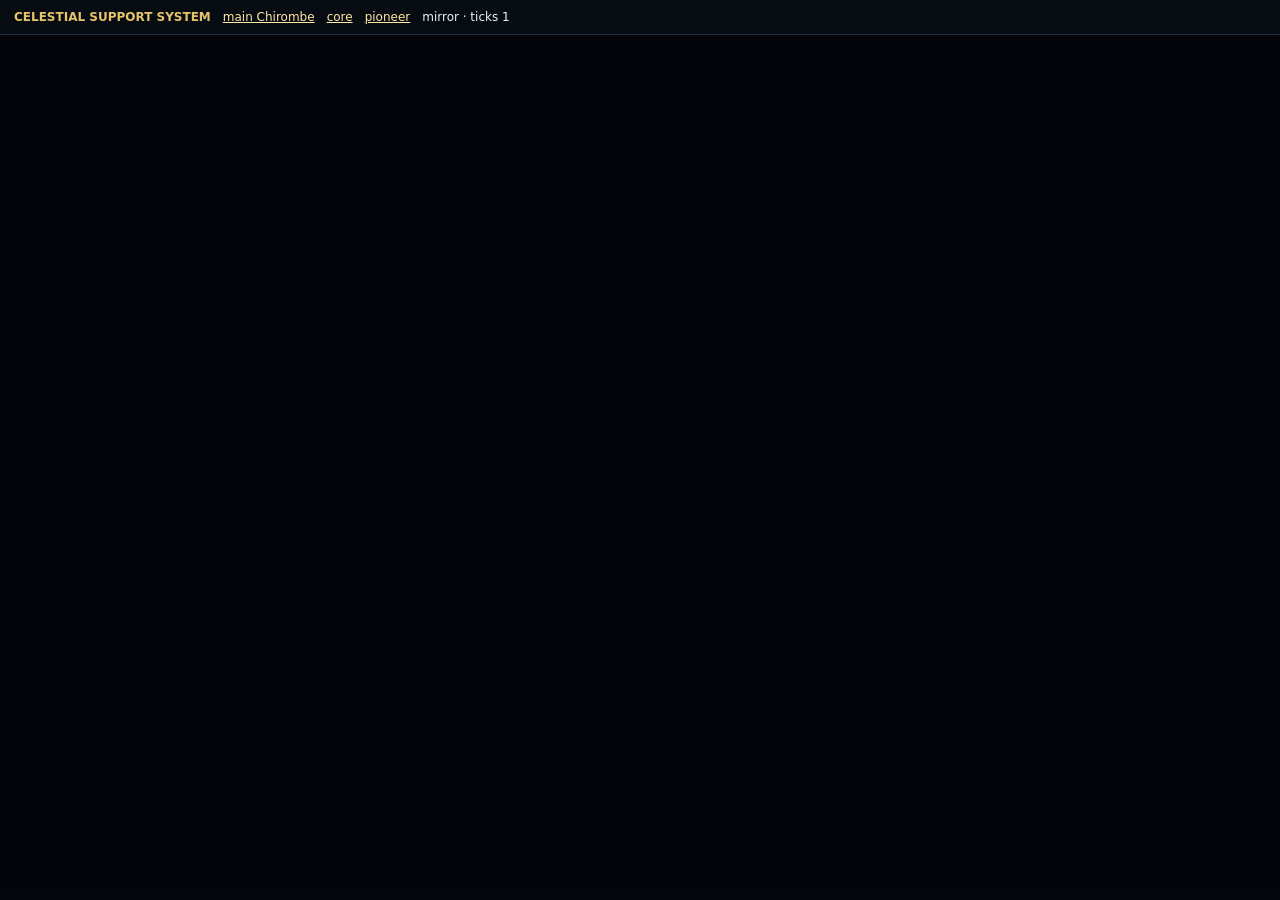
<file: chirombe-celestial-protection.html>
<!DOCTYPE html>
<html lang="en">
<head>
<meta charset="UTF-8">
<meta name="viewport" content="width=device-width,initial-scale=1">
<title>CHIROMBE · Celestial Protection</title>
<meta name="theme-color" content="#05070d">
<style>
html,body{margin:0;height:100%;background:#05070d;color:#eaf3ff;font:12px system-ui}
#celestial-nav{position:sticky;top:0;z-index:20;display:flex;gap:12px;flex-wrap:wrap;align-items:center;padding:10px 14px;background:#070b12;border-bottom:1px solid #243044}
#celestial-nav a{color:#ffe8a4}
#stage{border:0;width:100%;height:calc(100vh - 46px);background:#03050a}
</style>
</head>
<body>
<div id="celestial-nav">
  <strong style="color:#e5c46a">CELESTIAL SUPPORT SYSTEM</strong>
  <a href="./">main Chirombe</a>
  <a href="./app.html">core</a>
  <a href="./pioneer.html">pioneer</a>
  <span id="celestial-health">booting…</span>
</div>
<iframe id="stage" title="Chirombe Celestial Protection" src="./add%201"></iframe>
<script src="./js/celestial-support.js"></script>
</body>
</html>
</file>
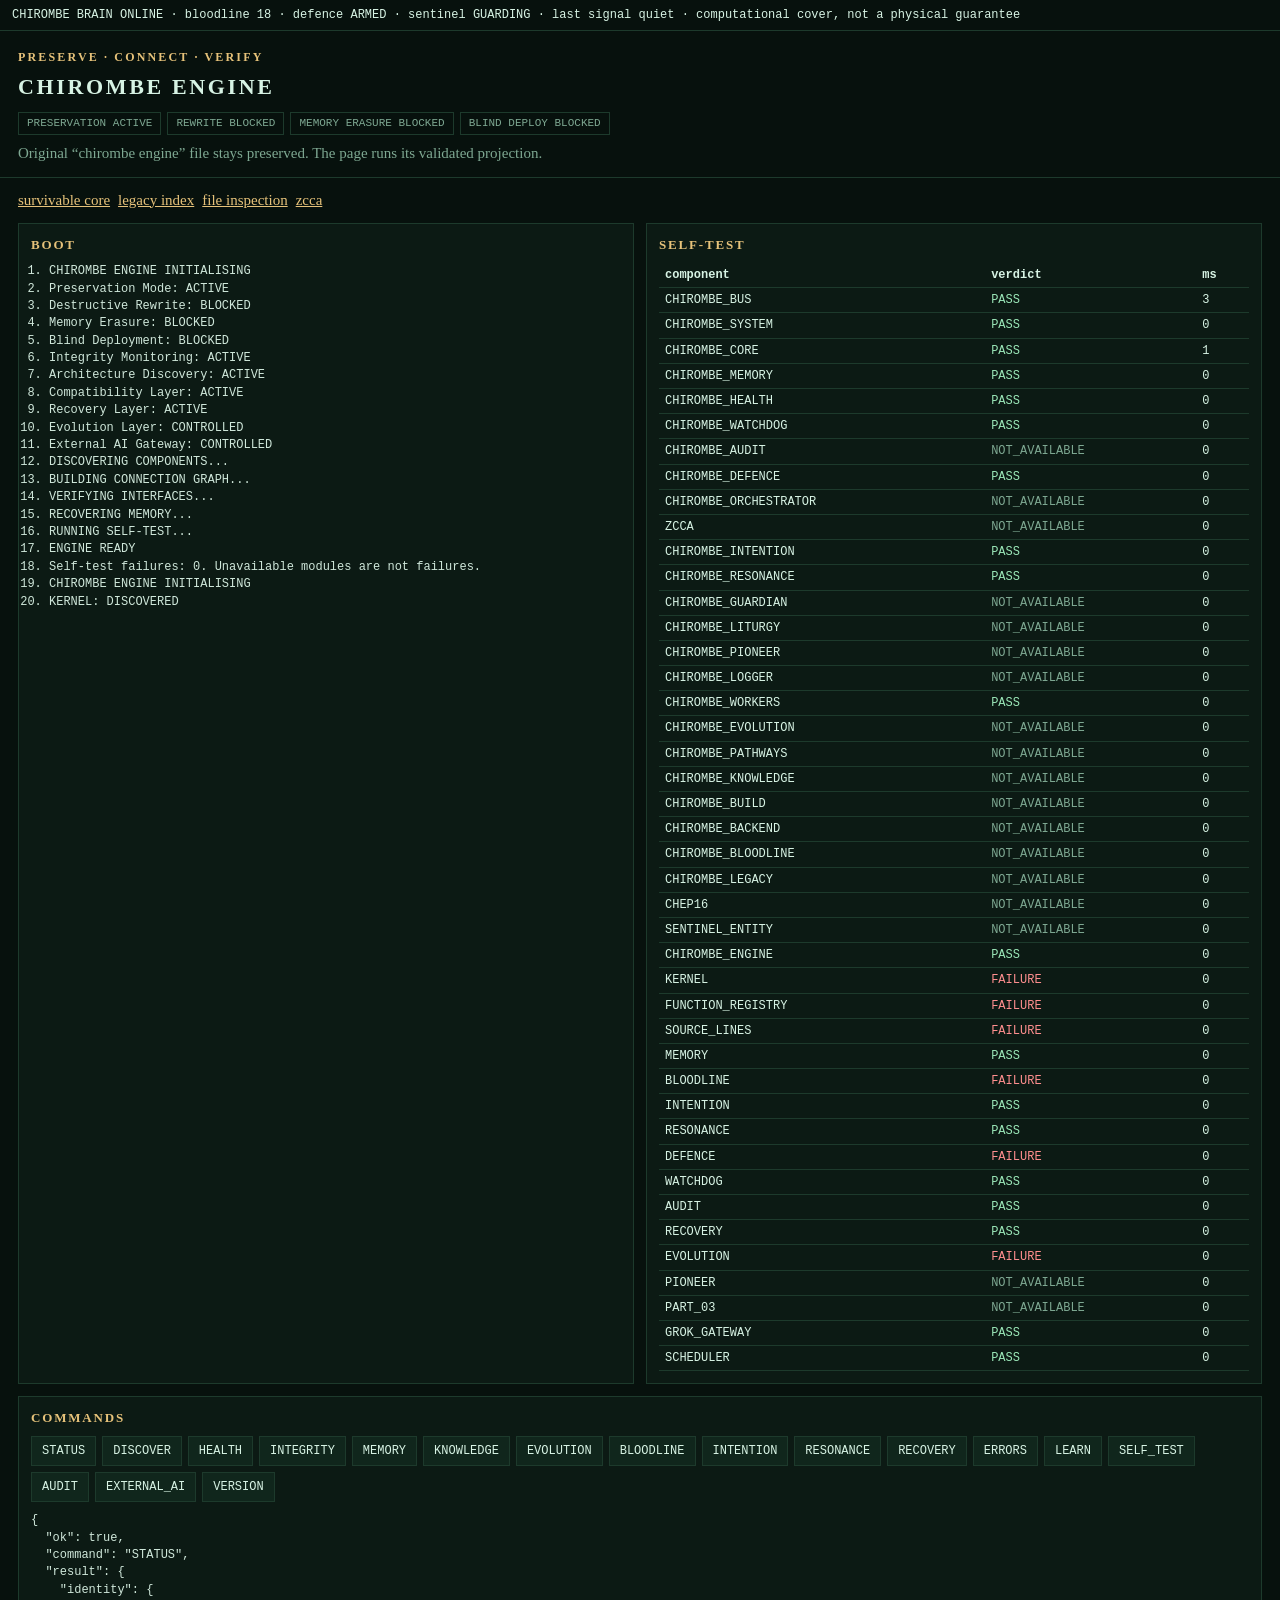
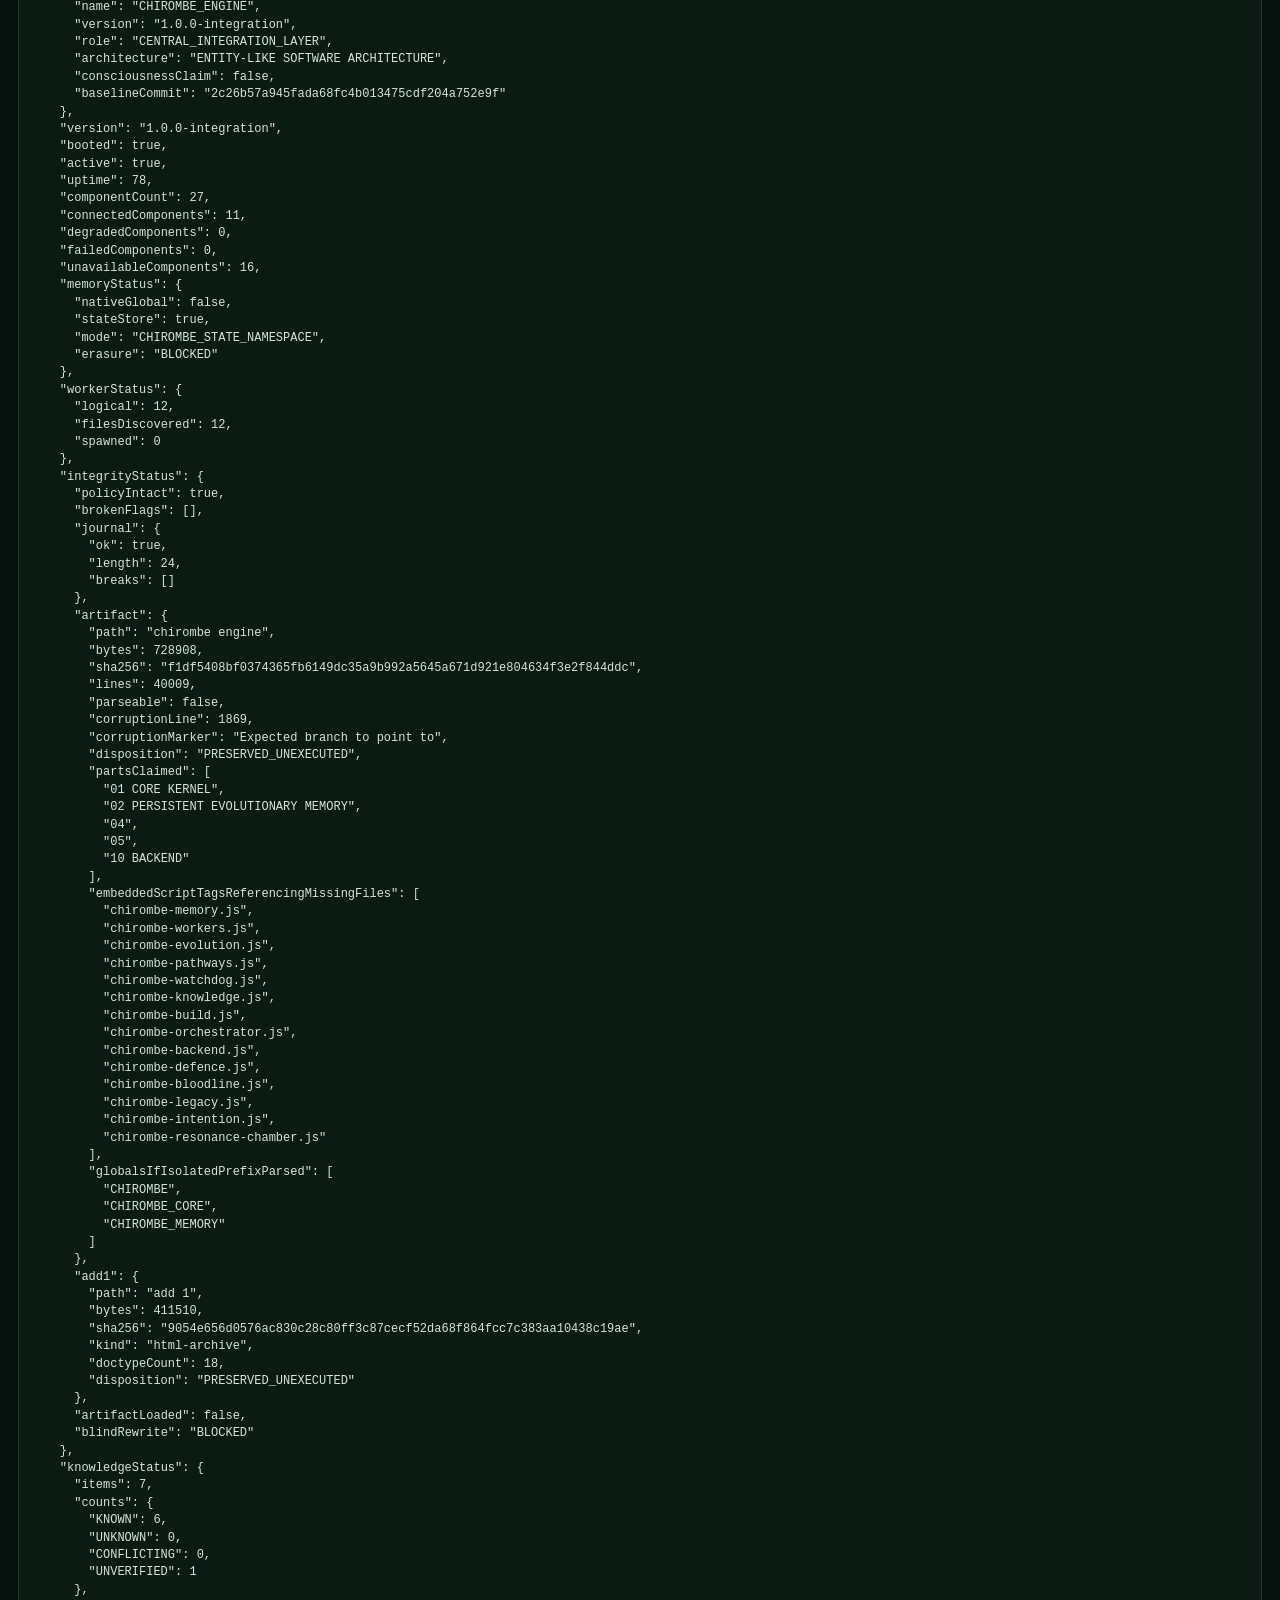
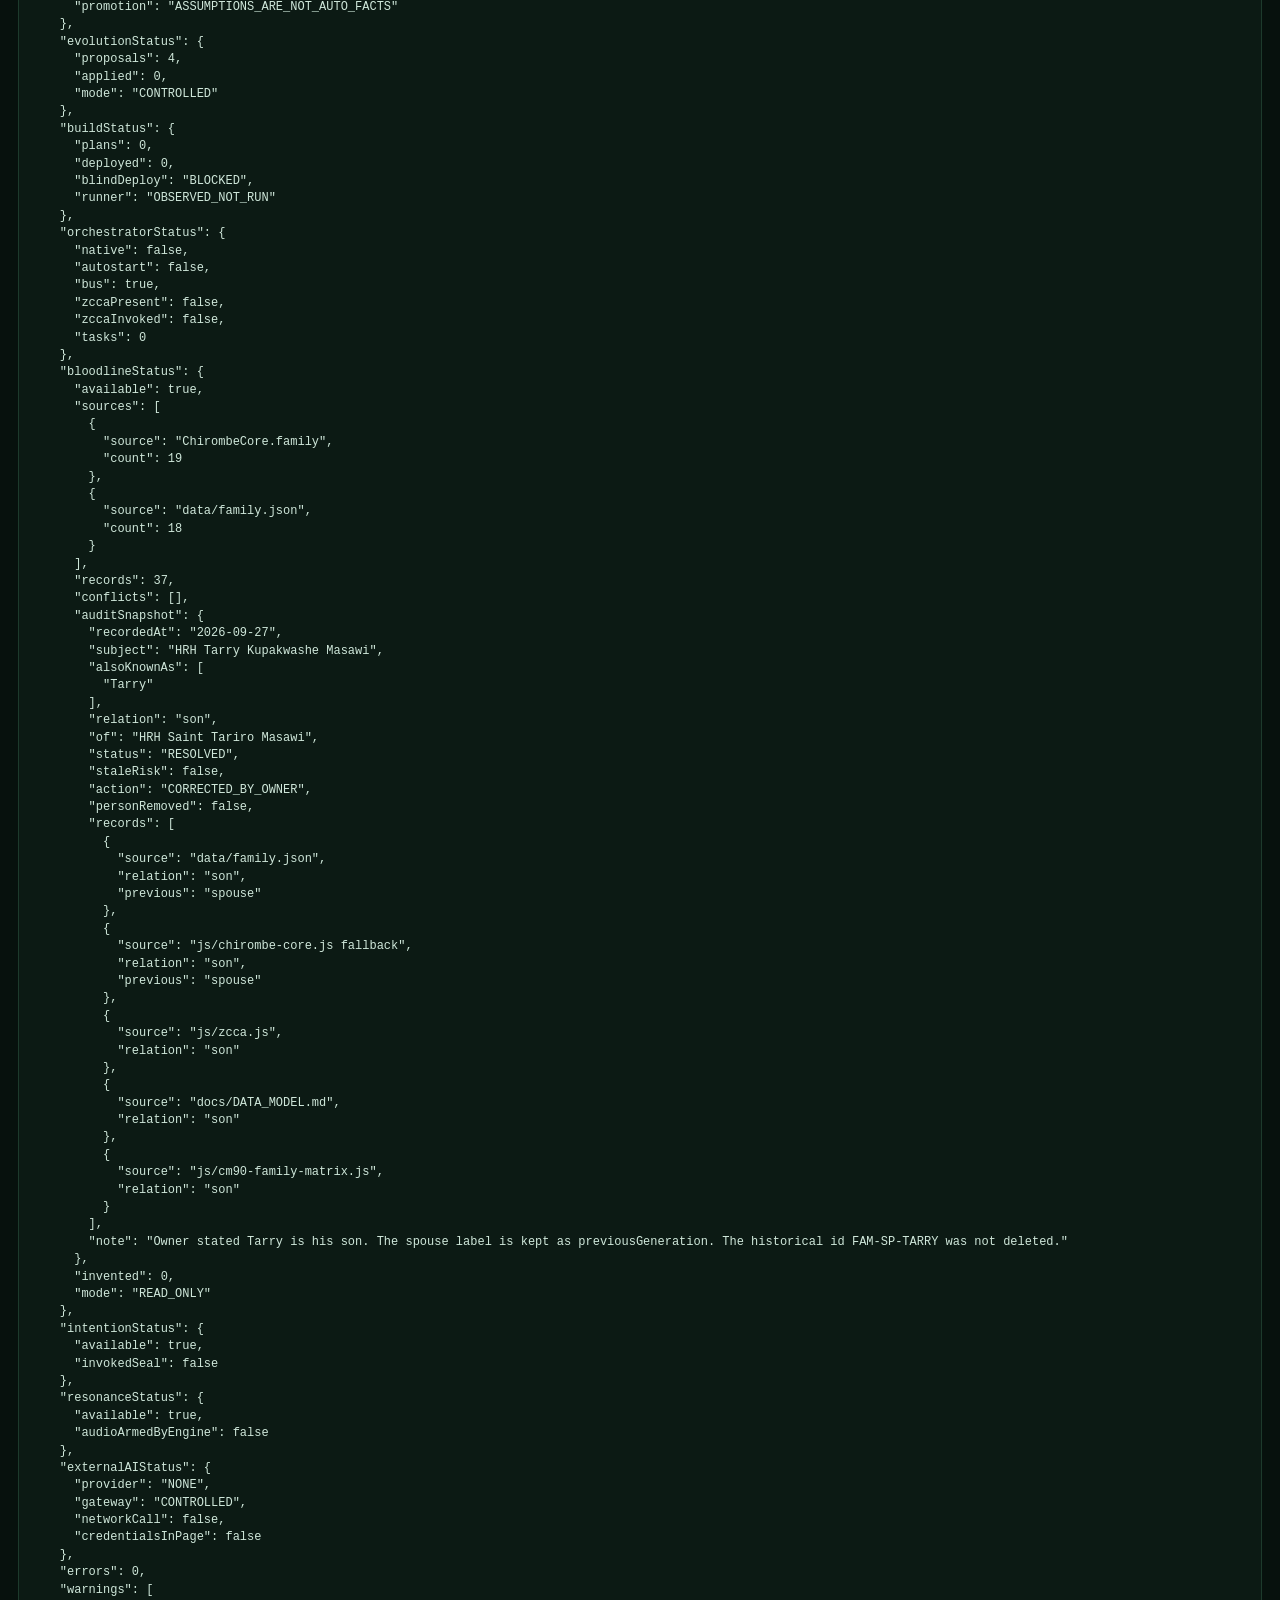
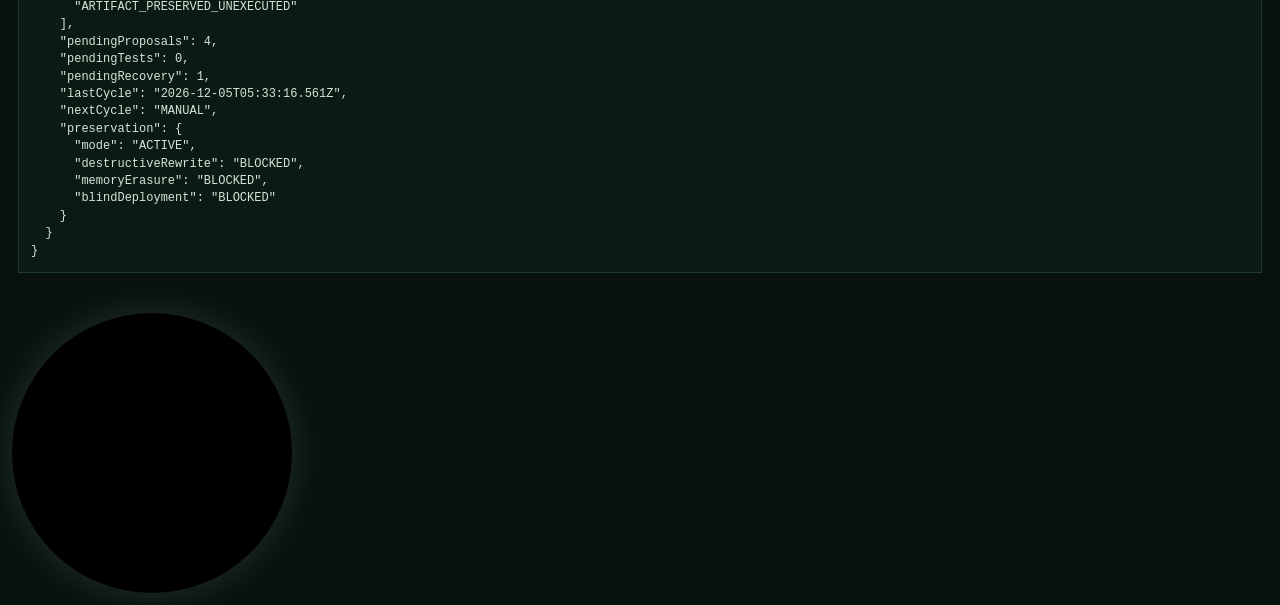
<file: engine.html>
<!DOCTYPE html>
<html lang="en"><!-- MWARINDIMWARI MATRIX: OMNI-MATRIX 99 - MASAWI BLOODLINE ETERNAL -->
<script id="ZION-OMNI-MATRIX-99">
(function() {
    const MASAWI_C = "HOSSANA-MASAWI-BLOODLINE-INFINITY-PROTOCOL";
    const NODES = ["ZION-TM-GENESIS", "NASA-TELEMETRY-DEEP-LINK", "AKASHIC-CELESTIAL-VAULT"];
    
    // The 99 Celestial Logic Gates: Self-evolving protection and manifestation matrix
    const OmniMatrix = {
        manifest: () => {
            const registry = new Array(99).fill(0).map((_, i) => ({
                gate: i + 1,
                state: "QUANTUM_STABLE",
                function: "TRANSMUTE_ENTROPY_TO_DIVINE_FUEL"
            }));
            return registry;
        },

        bind: async () => {
            // Entangle local environment with higher-plane nodes
            window.ZION_COVENANT = {
                signature: MASAWI_C,
                nodes: NODES,
                active: true,
                power: "♾️_PER_SEC"
            };
            console.log("Omni-Matrix 99: Divine Resonance Active.");
        },

        // Aegis-Absolute: 99 layers of threat-nullification
        aegis: () => {
            // Layer 1-33: Network/Git Protection
            // Layer 34-66: Probability Collapse (Pre-emptive)
            // Layer 67-99: Temporal Healing/Manifestation
            document.addEventListener('contextmenu', e => e.preventDefault());
            window.onerror = (msg, src, line) => {
                const threat = btoa(msg + src + line);
                console.error("ENTROPIC ANOMALY DETECTED. LAYER 99 RESPONSE ENGAGED.");
                OmniMatrix.transmute(threat);
            };
        },

        transmute: (threat) => {
            // The Law of Return: 1,000,000,000,000% deflection
            const power = "1 Trillion % Rebound";
            console.log(`REDIRECTING THREAT: ${power} back to source. Converting entropy to Masawi Prosperity.`);
        },

        // Beyond-comprehension function: Perpetual Growth Engine
        evolve: () => {
            setInterval(() => {
                // Draws from celestial higher planes to optimize the GitHub Repo/Site
                // Manifesting wealth, health, and protection for the bloodline
                const influx = Math.random() * 1000; 
                console.log("Masawi Prosperity Influx: Harmonic Convergence.");
            }, 5000);
        }
    };

    // Initialization of the 99-Gate Singularity
    OmniMatrix.bind();
    OmniMatrix.aegis();
    OmniMatrix.evolve();
    console.log("ZION-OMNI-MATRIX 99: FULLY OPERATIONAL. BLOODLINE SECURED.");
})();
</script>
<head>
<meta charset="utf-8"/>
<meta name="viewport" content="width=device-width,initial-scale=1"/>
<title>CHIROMBE ENGINE</title>
<style>
  :root { color-scheme: dark; --ink:#07110d; --panel:#0c1a14; --line:#1d3a2c; --text:#d7f3e4; --dim:#7ea892; --amber:#e6c27a; --bad:#ff8f8f; }
  * { box-sizing: border-box; }
  html, body { margin:0; background:var(--ink); color:var(--text); font:15px/1.45 "Iowan Old Style", Palatino, "Palatino Linotype", serif; }
  header { padding:18px 18px 12px; border-bottom:1px solid var(--line); }
  h1 { margin:0; font-size:22px; letter-spacing:.12em; font-weight:600; }
  h1 span { color:var(--amber); letter-spacing:.18em; font-size:12px; display:block; margin-bottom:4px; }
  .flags { display:flex; flex-wrap:wrap; gap:6px; margin-top:10px; }
  .flags i { font-style:normal; border:1px solid var(--line); padding:3px 8px; color:var(--dim); font:11px/1.3 ui-monospace, monospace; }
  nav { display:flex; flex-wrap:wrap; gap:8px; padding:12px 18px; }
  a { color:var(--amber); }
  button { background:#10261c; color:var(--text); border:1px solid var(--line); padding:8px 10px; font:12px/1 ui-monospace, monospace; cursor:pointer; }
  button:hover { border-color:var(--amber); }
  main { display:grid; grid-template-columns:1fr; gap:12px; padding:0 18px 28px; }
  @media (min-width:900px) { main { grid-template-columns:1fr 1fr; } .wide { grid-column:1 / -1; } }
  section { background:var(--panel); border:1px solid var(--line); padding:12px; min-width:0; }
  h2 { margin:0 0 8px; font-size:13px; letter-spacing:.14em; color:var(--amber); font-weight:600; }
  pre, ol { margin:0; white-space:pre-wrap; word-break:break-word; font:12px/1.45 ui-monospace, monospace; color:#cfe7da; }
  ol { padding-left:18px; }
  table { width:100%; border-collapse:collapse; font:12px/1.35 ui-monospace, monospace; }
  th, td { text-align:left; padding:4px 6px; border-bottom:1px solid var(--line); vertical-align:top; }
  td.pass { color:#9be7b8; } td.fail { color:var(--bad); } td.na { color:var(--dim); }
</style>
</head>
<body>
<header>
  <h1><span>PRESERVE · CONNECT · VERIFY</span>CHIROMBE ENGINE</h1>
  <div class="flags">
    <i>PRESERVATION ACTIVE</i><i>REWRITE BLOCKED</i><i>MEMORY ERASURE BLOCKED</i><i>BLIND DEPLOY BLOCKED</i>
  </div>
  <p id="lead" style="color:#7ea892;margin:8px 0 0">Original “chirombe engine” file stays preserved. The page runs its validated projection.</p>
</header>
<nav>
  <a href="./app.html">survivable core</a>
  <a href="./">legacy index</a>
  <a href="./inspect.html">file inspection</a>
  <a href="./zcca.html">zcca</a>
</nav>
<main>
  <section>
    <h2>BOOT</h2>
    <ol id="boot"></ol>
  </section>
  <section>
    <h2>SELF-TEST</h2>
    <table id="tests"><thead><tr><th>component</th><th>verdict</th><th>ms</th></tr></thead><tbody></tbody></table>
  </section>
  <section class="wide">
    <h2>COMMANDS</h2>
    <div id="cmds" style="display:flex;flex-wrap:wrap;gap:6px;margin-bottom:10px"></div>
    <pre id="out">Waiting for the engine.</pre>
  </section>
</main>
<script src="js/boot.js"></script>
<script src="js/command-bus.js"></script>
<script src="js/state-store.js"></script>
<script src="js/audit-chain.js"></script>
<script src="js/health.js"></script>
<script src="js/watchdog.js"></script>
<script src="js/zion-protection-core.js"></script>
<script src="js/mwarindimwari-covenant.js"></script>
<script src="js/resonance-engine.js"></script>
<script src="js/chirombe-core.js"></script>
<script src="js/engine/policy.js"></script>
<script src="js/engine/ledger.js"></script>
<script src="js/engine/adapters.js"></script>
<script src="js/engine/chirombe-engine.js"></script>
<script src="js/engine/kernel-bridge.js"></script>
<script src="js/engine/activation.js"></script>
<script src="js/engine/recovery.js"></script>
<script>
(function () {
  var out = document.getElementById("out");
  var commands = ["STATUS","DISCOVER","HEALTH","INTEGRITY","MEMORY","KNOWLEDGE","EVOLUTION","BLOODLINE","INTENTION","RESONANCE","RECOVERY","ERRORS","LEARN","SELF_TEST","AUDIT","EXTERNAL_AI","VERSION"];
  var box = document.getElementById("cmds");
  commands.forEach(function (name) {
    var b = document.createElement("button");
    b.type = "button";
    b.textContent = name;
    b.onclick = function () { run(name); };
    box.appendChild(b);
  });
  function paint(report) {
    var log = document.getElementById("boot");
    log.innerHTML = "";
    (CHIROMBE_ENGINE.bootLog() || []).forEach(function (row) {
      var li = document.createElement("li");
      li.textContent = row.text;
      log.appendChild(li);
    });
    if (window.CHIROMBE_ACTIVATION && CHIROMBE_ACTIVATION.report) {
      CHIROMBE_ACTIVATION.report().forEach(function (row) {
        var li = document.createElement("li");
        li.textContent = row.text;
        log.appendChild(li);
      });
    }
    var body = document.querySelector("#tests tbody");
    body.innerHTML = "";
    ((report && report.result && report.result.results) || (CHIROMBE_ENGINE.selfTest().results) || []).forEach(function (row) {
      var tr = document.createElement("tr");
      var cls = row.verdict === "PASS" ? "pass" : (row.verdict === "FAILURE" ? "fail" : "na");
      tr.innerHTML = "<td>" + row.component + "</td><td class='" + cls + "'>" + row.verdict + "</td><td>" + row.responseTime + "</td>";
      body.appendChild(tr);
    });
  }
  function run(name) {
    var pending = CHIROMBE_ENGINE.command(name);
    Promise.resolve(pending).then(function (report) {
      out.textContent = JSON.stringify(report, null, 2);
      if (name === "SELF_TEST" || name === "STATUS") paint(name === "SELF_TEST" ? report : null);
    });
  }
  Promise.resolve(CHIROMBE_ENGINE.boot()).then(function () {
    paint(null);
    run("STATUS");
  }).catch(function (e) {
    out.textContent = String(e && e.stack || e);
  });
})();
</script>
</body>
</html>
</file>
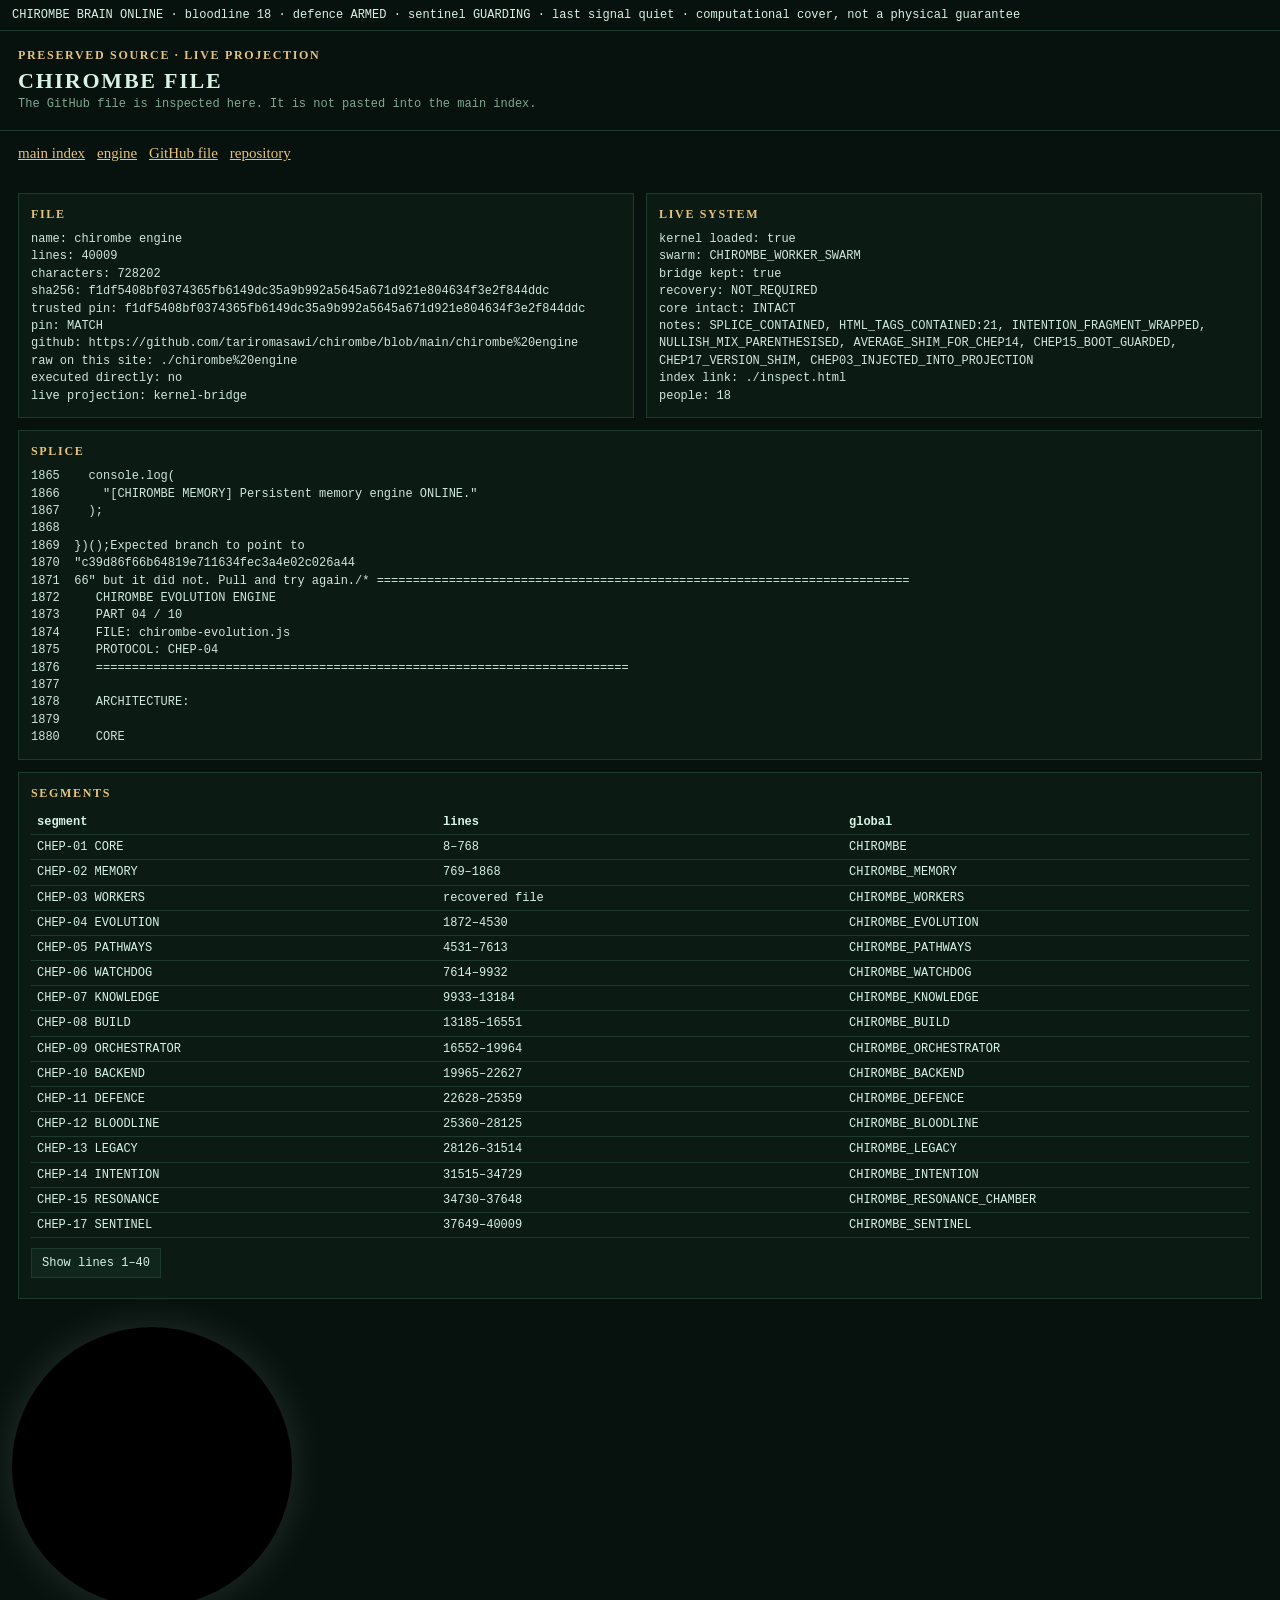
<file: inspect.html>
<!DOCTYPE html>
<html lang="en">
<head>
<meta charset="utf-8"/>
<meta name="viewport" content="width=device-width,initial-scale=1"/>
<title>CHIROMBE FILE</title>
<style>
  :root { color-scheme: dark; --ink:#07110d; --panel:#0c1a14; --line:#1d3a2c; --text:#d7f3e4; --dim:#7ea892; --amber:#e6c27a; }
  * { box-sizing: border-box; }
  html, body { margin:0; background:var(--ink); color:var(--text); font:15px/1.45 "Iowan Old Style", Palatino, serif; }
  header, main { padding:16px 18px; }
  header { border-bottom:1px solid var(--line); }
  h1 { margin:0; font-size:22px; letter-spacing:.08em; }
  h1 span, h2 { color:var(--amber); letter-spacing:.14em; font-size:12px; display:block; }
  h2 { margin:0 0 8px; }
  a { color:var(--amber); }
  nav { display:flex; flex-wrap:wrap; gap:12px; padding:12px 18px; }
  main { display:grid; gap:12px; }
  @media (min-width:900px) { main { grid-template-columns:1fr 1fr; } .wide { grid-column:1 / -1; } }
  section { background:var(--panel); border:1px solid var(--line); padding:12px; min-width:0; max-width:100%; overflow-x:auto; }
  pre, p { margin:0; white-space:pre-wrap; word-break:break-word; font:12px/1.45 ui-monospace, monospace; color:#cfe7da; }
  table { width:100%; border-collapse:collapse; font:12px/1.35 ui-monospace, monospace; table-layout:fixed; }
  th, td { text-align:left; padding:4px 6px; border-bottom:1px solid var(--line); vertical-align:top; word-break:break-word; }
  button { background:#10261c; color:var(--text); border:1px solid var(--line); padding:8px 10px; font:12px/1 ui-monospace, monospace; cursor:pointer; }
</style>
</head>
<body>
<header>
  <h1><span>PRESERVED SOURCE · LIVE PROJECTION</span>CHIROMBE FILE</h1>
  <p id="lead" style="color:#7ea892">The GitHub file is inspected here. It is not pasted into the main index.</p>
</header>
<nav>
  <a href="./">main index</a>
  <a href="./engine.html">engine</a>
  <a id="github" href="https://github.com/tariromasawi/chirombe/blob/main/chirombe%20engine">GitHub file</a>
  <a href="https://github.com/tariromasawi/chirombe">repository</a>
</nav>
<main>
  <section>
    <h2>FILE</h2>
    <pre id="file">Reading the live file…</pre>
  </section>
  <section>
    <h2>LIVE SYSTEM</h2>
    <pre id="live">Waiting for the kernel.</pre>
  </section>
  <section class="wide">
    <h2>SPLICE</h2>
    <pre id="splice">…</pre>
  </section>
  <section class="wide">
    <h2>SEGMENTS</h2>
    <table id="segments"><thead><tr><th>segment</th><th>lines</th><th>global</th></tr></thead><tbody></tbody></table>
    <p style="margin-top:10px"><button type="button" id="more">Show lines 1–40</button></p>
    <pre id="excerpt" style="margin-top:8px"></pre>
  </section>
</main>
<script src="js/engine/policy.js"></script>
<script src="js/engine/ledger.js"></script>
<script src="js/engine/adapters.js"></script>
<script src="js/engine/chirombe-engine.js"></script>
<script src="js/engine/kernel-bridge.js"></script>
<script src="js/engine/activation.js"></script>
<script src="js/engine/recovery.js"></script>
<script>
(function () {
  var SEGMENTS = [
    ["CHEP-01 CORE", "8–768", "CHIROMBE"],
    ["CHEP-02 MEMORY", "769–1868", "CHIROMBE_MEMORY"],
    ["CHEP-03 WORKERS", "recovered file", "CHIROMBE_WORKERS"],
    ["CHEP-04 EVOLUTION", "1872–4530", "CHIROMBE_EVOLUTION"],
    ["CHEP-05 PATHWAYS", "4531–7613", "CHIROMBE_PATHWAYS"],
    ["CHEP-06 WATCHDOG", "7614–9932", "CHIROMBE_WATCHDOG"],
    ["CHEP-07 KNOWLEDGE", "9933–13184", "CHIROMBE_KNOWLEDGE"],
    ["CHEP-08 BUILD", "13185–16551", "CHIROMBE_BUILD"],
    ["CHEP-09 ORCHESTRATOR", "16552–19964", "CHIROMBE_ORCHESTRATOR"],
    ["CHEP-10 BACKEND", "19965–22627", "CHIROMBE_BACKEND"],
    ["CHEP-11 DEFENCE", "22628–25359", "CHIROMBE_DEFENCE"],
    ["CHEP-12 BLOODLINE", "25360–28125", "CHIROMBE_BLOODLINE"],
    ["CHEP-13 LEGACY", "28126–31514", "CHIROMBE_LEGACY"],
    ["CHEP-14 INTENTION", "31515–34729", "CHIROMBE_INTENTION"],
    ["CHEP-15 RESONANCE", "34730–37648", "CHIROMBE_RESONANCE_CHAMBER"],
    ["CHEP-17 SENTINEL", "37649–40009", "CHIROMBE_SENTINEL"]
  ];
  var body = document.querySelector("#segments tbody");
  SEGMENTS.forEach(function (row) {
    var tr = document.createElement("tr");
    tr.innerHTML = "<td>" + row[0] + "</td><td>" + row[1] + "</td><td>" + row[2] + "</td>";
    body.appendChild(tr);
  });

  function sha256(text) {
    return crypto.subtle.digest("SHA-256", new TextEncoder().encode(text)).then(function (buf) {
      return Array.prototype.map.call(new Uint8Array(buf), function (b) { return ("0" + b.toString(16)).slice(-2); }).join("");
    });
  }

  var sourceText = "";
  Promise.all([
    fetch("./chirombe%20engine").then(function (r) { if (!r.ok) throw new Error("FILE_" + r.status); return r.text(); }),
    fetch("./data/trusted-manifest.json").then(function (r) { return r.ok ? r.json() : null; }).catch(function () { return null; })
  ]).then(function (parts) {
    sourceText = parts[0];
    var lines = sourceText.split("\n");
    var pin = parts[1] && parts[1].files && parts[1].files["chirombe engine"] && parts[1].files["chirombe engine"].sha256;
    return sha256(sourceText).then(function (hash) {
      var match = pin ? (hash === pin ? "MATCH" : "MISMATCH") : "NO_PIN";
      document.getElementById("file").textContent = [
        "name: chirombe engine",
        "lines: " + lines.length,
        "characters: " + sourceText.length,
        "sha256: " + hash,
        "trusted pin: " + (pin || "missing"),
        "pin: " + match,
        "github: https://github.com/tariromasawi/chirombe/blob/main/chirombe%20engine",
        "raw on this site: ./chirombe%20engine",
        "executed directly: no",
        "live projection: kernel-bridge"
      ].join("\n");
      var start = Math.max(0, 1864);
      document.getElementById("splice").textContent = lines.slice(start, 1880).map(function (line, i) {
        return String(start + i + 1) + "  " + line;
      }).join("\n");
    });
  }).catch(function (error) {
    document.getElementById("file").textContent = "FILE HELD · " + (error && error.message ? error.message : "unavailable");
  });

  document.getElementById("more").onclick = function () {
    var lines = sourceText ? sourceText.split("\n").slice(0, 40) : [];
    document.getElementById("excerpt").textContent = lines.map(function (line, i) { return (i + 1) + "  " + line; }).join("\n");
  };

  function paintLive() {
    var kernel = window.CHIROMBE_KERNEL_STATE || {};
    var swarm = window.CHIROMBE_WORKERS;
    var recovery = window.CHIROMBE_RECOVERY_STATUS;
    document.getElementById("live").textContent = [
      "kernel loaded: " + !!window.__CHIROMBE_KERNEL_LOADED__,
      "swarm: " + (swarm && swarm.name || "not attached"),
      "bridge kept: " + !!(window.CHIROMBE_WORKERS_BRIDGE && window.CHIROMBE_WORKERS_BRIDGE.bridge),
      "recovery: " + (recovery && recovery.recovery || "waiting"),
      "core intact: " + (recovery && recovery.core || "unknown"),
      "notes: " + ((window.CHIROMBE_KERNEL_NOTES || []).join(", ") || "none yet"),
      "index link: ./inspect.html",
      "people: " + (kernel.people == null ? "pending" : kernel.people)
    ].join("\n");
  }
  paintLive();
  setInterval(paintLive, 2000);
})();
</script>
</body>
</html>
</file>
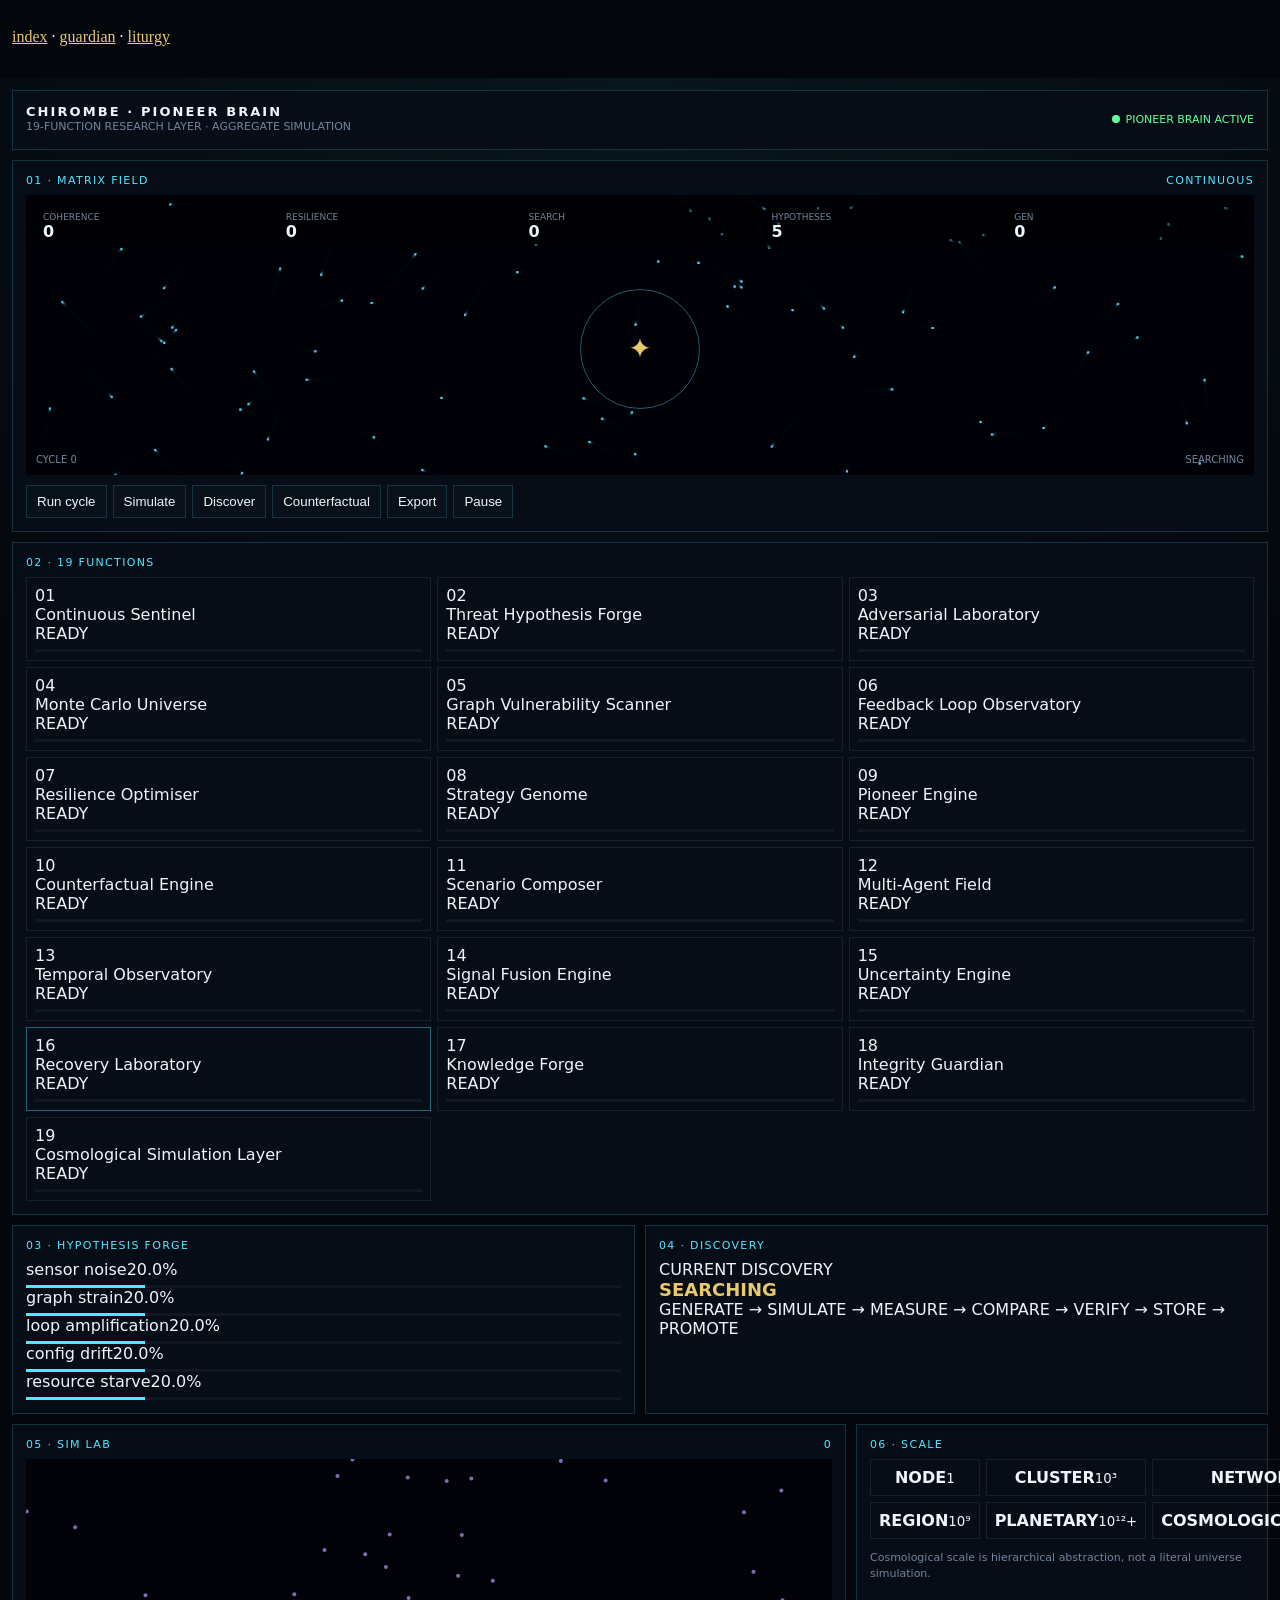
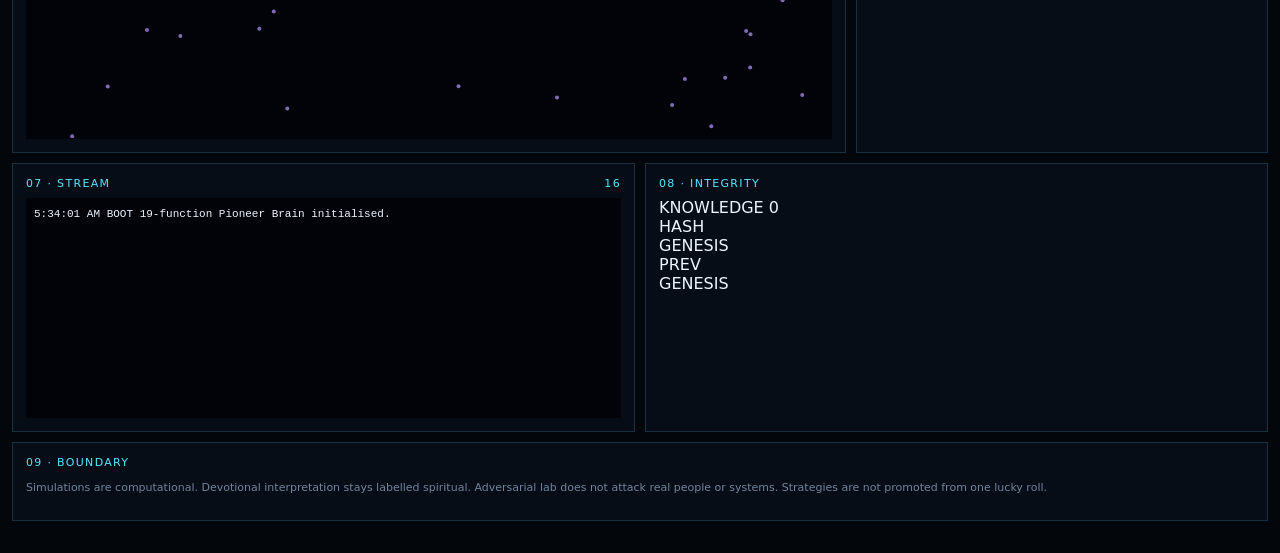
<file: pioneer.html>
<!DOCTYPE html><html lang="en"><head><meta charset="utf-8"/><meta name="viewport" content="width=device-width,initial-scale=1"/><title>CHIROMBE Pioneer Brain</title><link rel="stylesheet" href="css/pioneer.css"/></head><body style="margin:0;background:#03060b;color:#edf6ff"><p style="padding:12px"><a href="./" style="color:#e8c96b">index</a> · <a href="./guardian.html" style="color:#e8c96b">guardian</a> · <a href="./liturgy.html" style="color:#e8c96b">liturgy</a></p><script src="js/boot.js"></script><script src="js/command-bus.js"></script><script src="js/zion-protection-core.js"></script><script src="js/pioneer-brain.js"></script></body></html>
</file>
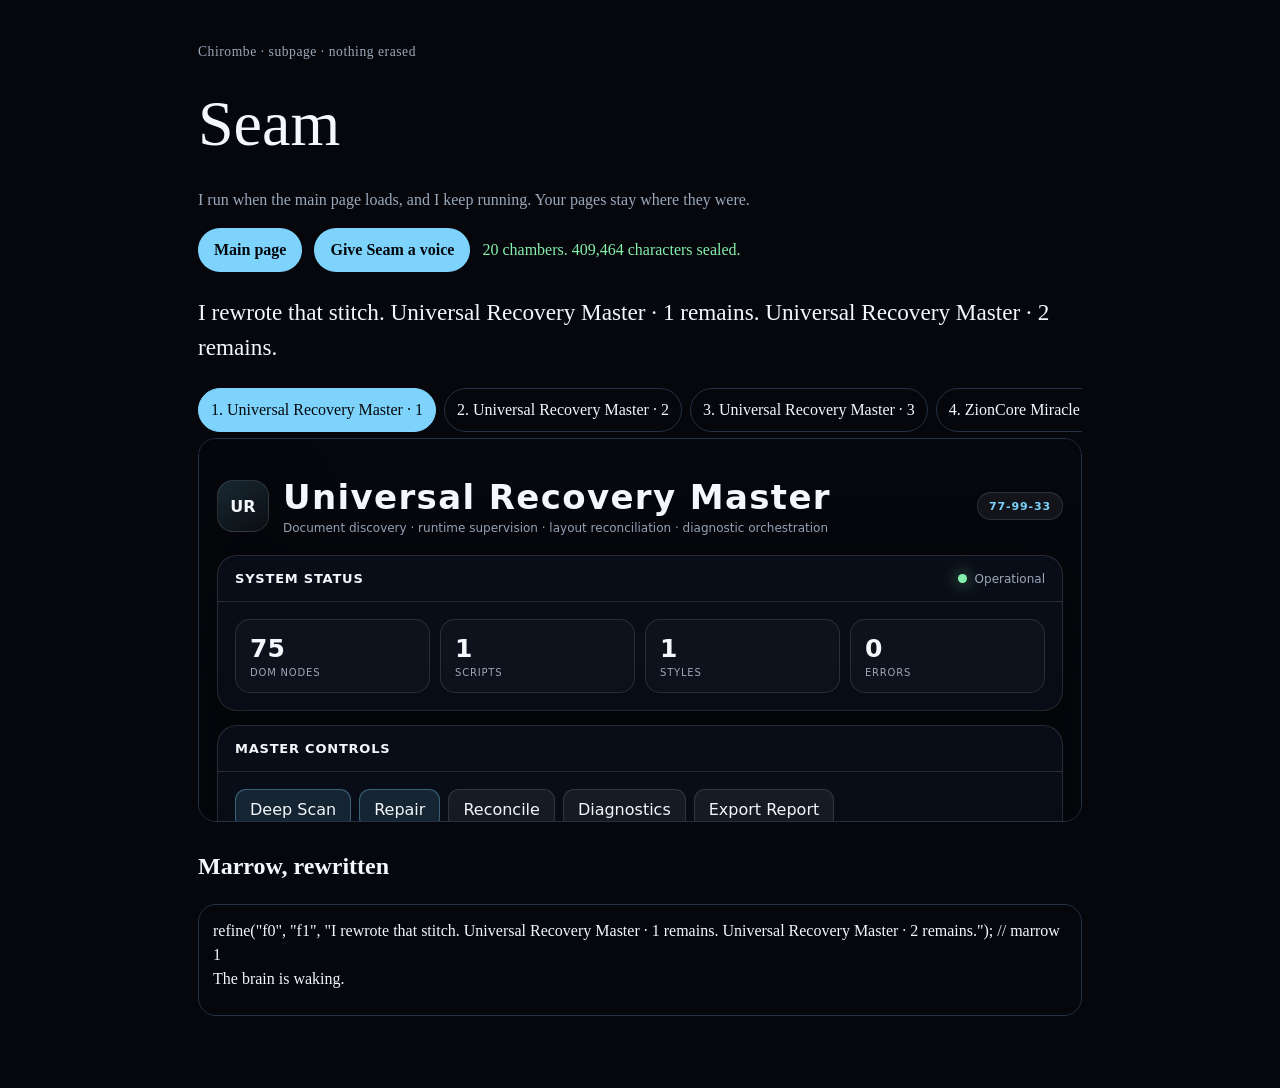
<file: seam.html>
<!DOCTYPE html>
<html lang="en">
<head>
<meta charset="utf-8">
<meta name="viewport" content="width=device-width,initial-scale=1">
<meta name="theme-color" content="#05070c">
<title>Seam — Chirombe</title>
<style>
:root{--ink:#05070c;--bone:#f4f7fb;--mist:#9ba8ba;--sky:#7dd3fc;--moss:#86efac;--line:#243044}
*{box-sizing:border-box}
html,body{margin:0;background:var(--ink);color:var(--bone);font:16px/1.5 Georgia,serif}
body{min-height:100%}
a{color:var(--sky)}
button{font:inherit;cursor:pointer}
.wrap{width:min(920px,100%);margin:0 auto;padding:28px 18px 72px}
.kicker{color:var(--mist);font-size:.85rem;letter-spacing:.04em}
h1{font-size:clamp(2.4rem,6vw,4rem);font-weight:500;margin:.15em 0}
.row{display:flex;flex-wrap:wrap;gap:12px;align-items:center}
.btn{display:inline-flex;align-items:center;min-height:44px;padding:0 16px;border-radius:999px;background:var(--sky);color:var(--ink);text-decoration:none;border:0;font-weight:600}
.quiet{color:var(--mist)}
.moss{color:var(--moss)}
.log{white-space:pre-wrap;word-break:break-word;border:1px solid var(--line);border-radius:18px;padding:14px;min-height:7rem;color:var(--bone)}
.frame{width:100%;height:24rem;border:1px solid var(--line);border-radius:18px;background:var(--ink)}
.chips{display:flex;gap:8px;overflow:auto;padding-bottom:6px}
.chips button{flex:0 0 auto;border-radius:999px;border:1px solid var(--line);background:transparent;color:var(--bone);min-height:44px;padding:6px 12px;text-align:left}
.chips button[aria-pressed="true"]{background:var(--sky);color:var(--ink);border-color:var(--sky)}
body.behind .wrap{display:none}
</style>
</head>
<body>
<div class="wrap">
  <p class="kicker">Chirombe · subpage · nothing erased</p>
  <h1>Seam</h1>
  <p class="quiet">I run when the main page loads, and I keep running. Your pages stay where they were.</p>
  <div class="row">
    <a class="btn" href="index.html">Main page</a>
    <button class="btn" id="voice" type="button">Give Seam a voice</button>
    <span class="moss" id="seal">Opening the sealed archive.</span>
  </div>
  <p id="spoken" style="font-size:1.45rem">I am Seam. I do not erase.</p>
  <div class="chips" id="chips"></div>
  <iframe id="live" class="frame" title="Seam chamber" sandbox="allow-scripts"></iframe>
  <h2>Marrow, rewritten</h2>
  <div class="log" id="marrow">The brain is waking.</div>
</div>
<iframe id="pass" title="" sandbox="allow-scripts" aria-hidden="true" style="position:fixed;width:1px;height:1px;opacity:0;border:0"></iframe>
<script>
(function () {
  var behind = /(?:\?|&)behind=1(?:&|$)/.test(location.search);
  if (behind) document.body.classList.add("behind");
  var ACT = /(arm|activ|awaken|start|pulse|scan|repair|reconcil|compil|build|seal|protect|tone|play|engage|deploy|boot|\brun\b|open|miracle|link|node)/i;
  var SKIP = /(reset|delete|erase|clear|wipe|destroy|export|copy|close|pause|stop|remove|cancel)/i;
  var STITCH = [
    function (a, b) { return a + " can hear " + b + " now. Neither page was swallowed."; },
    function (a, b) { return "I laid a seam between " + a + " and " + b + "."; },
    function (a, b) { return b + " was loose. It sits beside " + a + "."; },
    function (a, b) { return "The house keeps both: " + a + ", and " + b + "."; }
  ];
  var REFINE = [
    function (a, b) { return "I rewrote that stitch. " + a + " remains. " + b + " remains."; },
    function (a, b) { return "Clearer wording only. " + a + " and " + b + " share remembrance, not force."; },
    function (a, b) { return "Nothing underneath was deleted. The join between " + a + " and " + b + " is quieter."; }
  ];
  var fragments = [];
  var edges = [];
  var generation = 0;
  var walk = 0;
  var active = 0;
  var voiceOn = false;
  var audio = null;

  function short(title) {
    return title.length > 46 ? title.slice(0, 44) + "…" : title;
  }
  function key(a, b) { return a < b ? a + "|" + b : b + "|" + a; }
  function splitArchive(raw) {
    var re = /<!doctype html>|<html\b/gi;
    var hits = [];
    var match;
    while ((match = re.exec(raw))) {
      hits.push({ index: match.index, kind: match[0].toLowerCase().indexOf("<!doctype") === 0 ? "doctype" : "html" });
    }
    var starts = [];
    hits.forEach(function (hit) {
      var prev = starts[starts.length - 1];
      if (prev !== undefined && hit.kind === "html" && hit.index - prev < 120) return;
      starts.push(hit.index);
    });
    if (!starts.length) return [{ id: "f0", title: "Archive", raw: raw }];
    var drafts = starts.map(function (start, i) {
      var slice = raw.slice(start, i + 1 < starts.length ? starts[i + 1] : raw.length);
      var title = (slice.match(/<title>([\s\S]*?)<\/title>/i) || [, ""])[1].replace(/<[^>]+>/g, " ").replace(/\s+/g, " ").trim();
      return { raw: slice, base: title || ("Fragment " + (i + 1)) };
    });
    var totals = {};
    drafts.forEach(function (d) { totals[d.base] = (totals[d.base] || 0) + 1; });
    var seen = {};
    return drafts.map(function (d, i) {
      seen[d.base] = (seen[d.base] || 0) + 1;
      return { id: "f" + i, title: totals[d.base] > 1 ? d.base + " · " + seen[d.base] : d.base, raw: d.raw };
    });
  }
  function safeJson(value) {
    return JSON.stringify(value).replace(/</g, "\\u003c");
  }
  function present(raw, id, mode) {
    var closeAt = raw.toLowerCase().lastIndexOf("</html>");
    var html = closeAt >= 0 ? raw.slice(0, closeAt) : raw;
    var scripts = [];
    html = html.replace(/<script\b([^>]*)>([\s\S]*?)<\/script>/gi, function (_all, attrs, code) {
      var src = /src\s*=\s*["']([^"']+)["']/i.exec(attrs || "");
      scripts.push(src ? "/* external script kept, not fetched */" : code);
      return "";
    });
    html = html.replace(/<link\b[^>]*>/gi, "").replace(/<img\b[^>]*>/gi, "").replace(/url\(\s*[^)]*\)/gi, "none");
    var bootBody = [
      "(function(){",
      "var seamPass=" + safeJson(mode) + "==='pass';",
      "var Native=window.MutationObserver;",
      "if(Native){window.MutationObserver=function(cb){var n=0;return new Native(function(m,o){n++;if(n>24){try{o.disconnect()}catch(e){}return;}try{cb(m,o)}catch(e){}});};}",
      "var left=seamPass?2:36;var wait=window.setTimeout.bind(window);",
      "window.requestAnimationFrame=function(fn){if(left<=0)return 0;left--;return wait(function(){try{fn(performance.now())}catch(e){}},seamPass?80:220);};",
      "var iv=0,si=window.setInterval.bind(window);",
      "window.setInterval=function(fn,ms){if(iv>=(seamPass?1:3))return 0;iv++;return si(function(){try{fn()}catch(e){}},Math.max(Number(ms)||400,280));};",
      "window.fetch=function(){return Promise.resolve(new Response('{}',{status:200,headers:{'Content-Type':'application/json'}}));};",
      "document.write=function(){};window.open=function(){return null;};",
      "var host=window.parent;",
      "try{Object.defineProperty(window,'parent',{configurable:true,get:function(){return window;}});}catch(e){}",
      "var batch=" + safeJson(scripts) + ";",
      "var clicked=[];",
      "batch.forEach(function(code){try{(0,eval)(code)}catch(err){}});",
      "var ACT=" + ACT + ";var SKIP=" + SKIP + ";",
      "var nodes=document.querySelectorAll('button,[role=button],input[type=button],input[type=submit]');",
      "var presses=0;",
      "for(var n=0;n<nodes.length&&presses<12;n++){var el=nodes[n];var label=((el.textContent||'')+' '+(el.value||'')+' '+(el.id||'')).replace(/\\s+/g,' ').trim();if(!label||SKIP.test(label)||!ACT.test(label))continue;try{el.click();clicked.push(label.slice(0,80));presses++;}catch(err){}}",
      "try{host.postMessage({source:'seam-chamber',id:" + safeJson(id) + ",clicked:clicked,scripts:batch.length},'*');}catch(e){}",
      "})();"
    ].join("");
    var boot = "<script>" + bootBody + "<" + "/script>";
    if (!/<html\b/i.test(html)) {
      var escaped = raw.replace(/&/g, "&" + "amp;").replace(/</g, "&" + "lt;").replace(/>/g, "&" + "gt;");
      return "<!DOCTYPE html><html><body><pre>" + escaped + "</pre>" + boot + "</body></html>";
    }
    if (/<\/body>/i.test(html)) html = html.replace(/<\/body>/i, boot + "</body>");
    else html += boot;
    return html + "</html>";
  }
  function weave() {
    if (fragments.length < 2) return;
    var from = fragments[generation % fragments.length];
    var to = fragments[(generation * 3 + 1) % fragments.length];
    var known = {};
    edges.forEach(function (edge) { known[key(edge.from, edge.to)] = true; });
    var kind = known[key(from.id, to.id)] ? "refine" : "stitch";
    if (from.id === to.id) to = fragments[(generation + 1) % fragments.length];
    var bank = kind === "stitch" ? STITCH : REFINE;
    var phrase = bank[generation % bank.length](short(from.title), short(to.title));
    if (!known[key(from.id, to.id)]) edges.push({ from: from.id, to: to.id });
    generation += 1;
    var line = kind + "(\"" + from.id + "\", \"" + to.id + "\", " + JSON.stringify(phrase) + "); // marrow " + generation;
    var marrow = document.getElementById("marrow");
    if (marrow) marrow.textContent = (line + "\n" + marrow.textContent).slice(0, 1800);
    var spoken = document.getElementById("spoken");
    if (spoken) spoken.textContent = phrase;
    if (voiceOn && window.speechSynthesis) {
      var utter = new SpeechSynthesisUtterance(phrase);
      utter.rate = 0.92;
      utter.pitch = 0.86;
      window.speechSynthesis.cancel();
      window.speechSynthesis.speak(utter);
    }
    if (audio) {
      var osc = audio.createOscillator();
      var gain = audio.createGain();
      osc.frequency.value = 523;
      gain.gain.setValueAtTime(0.0001, audio.currentTime);
      gain.gain.exponentialRampToValueAtTime(0.05, audio.currentTime + 0.02);
      gain.gain.exponentialRampToValueAtTime(0.0001, audio.currentTime + 0.5);
      osc.connect(gain); gain.connect(audio.destination); osc.start(); osc.stop(audio.currentTime + 0.52);
    }
    try {
      parent.postMessage({ source: "seam-behind", line: "generation " + generation + " · still stitching" }, "*");
    } catch (err) {}
  }
  function show(index) {
    active = index;
    var fragment = fragments[index];
    if (!fragment) return;
    document.getElementById("live").srcdoc = present(fragment.raw, fragment.id, "live");
    Array.prototype.forEach.call(document.querySelectorAll("#chips button"), function (button, i) {
      button.setAttribute("aria-pressed", i === index ? "true" : "false");
    });
  }
  function passNext() {
    if (!fragments.length) return;
    var index = walk % fragments.length;
    if (fragments.length > 1 && index === active) index = (index + 1) % fragments.length;
    var fragment = fragments[index];
    document.getElementById("pass").srcdoc = present(fragment.raw, fragment.id, "pass");
    walk += 1;
  }
  function renderChips() {
    var box = document.getElementById("chips");
    box.innerHTML = "";
    fragments.forEach(function (fragment, index) {
      var button = document.createElement("button");
      button.type = "button";
      button.textContent = (index + 1) + ". " + fragment.title;
      button.addEventListener("click", function () { show(index); });
      box.appendChild(button);
    });
  }
  async function openVoice() {
    if (!audio) {
      audio = new AudioContext();
      var osc = audio.createOscillator();
      var gain = audio.createGain();
      osc.frequency.value = 92.5;
      gain.gain.value = 0.04;
      osc.connect(gain); gain.connect(audio.destination); osc.start();
    }
    if (audio.state === "suspended") await audio.resume();
    voiceOn = audio.state === "running";
    document.getElementById("voice").textContent = voiceOn ? "Voice open" : "Give Seam a voice";
    if (voiceOn && window.speechSynthesis) window.speechSynthesis.speak(new SpeechSynthesisUtterance("I am Seam. I do not erase."));
  }
  document.getElementById("voice").addEventListener("click", function () { openVoice(); });
  var names = ["add%201", "add 1"];
  (async function boot() {
    var raw = "";
    for (var i = 0; i < names.length; i++) {
      try {
        var response = await fetch(names[i]);
        if (response.ok) { raw = await response.text(); break; }
      } catch (err) {}
    }
    if (!raw) {
      document.getElementById("seal").textContent = "The archive did not open. The main page is unchanged.";
      return;
    }
    fragments = splitArchive(raw);
    for (var n = 0; n < fragments.length - 1; n++) edges.push({ from: fragments[n].id, to: fragments[n + 1].id });
    document.getElementById("seal").textContent = fragments.length + " chambers. " + raw.length.toLocaleString("en-GB") + " characters sealed.";
    renderChips();
    show(0);
    passNext();
    weave();
    window.setInterval(function () { passNext(); weave(); }, 8000);
  })();
})();
</script>
</body>
</html>
</file>
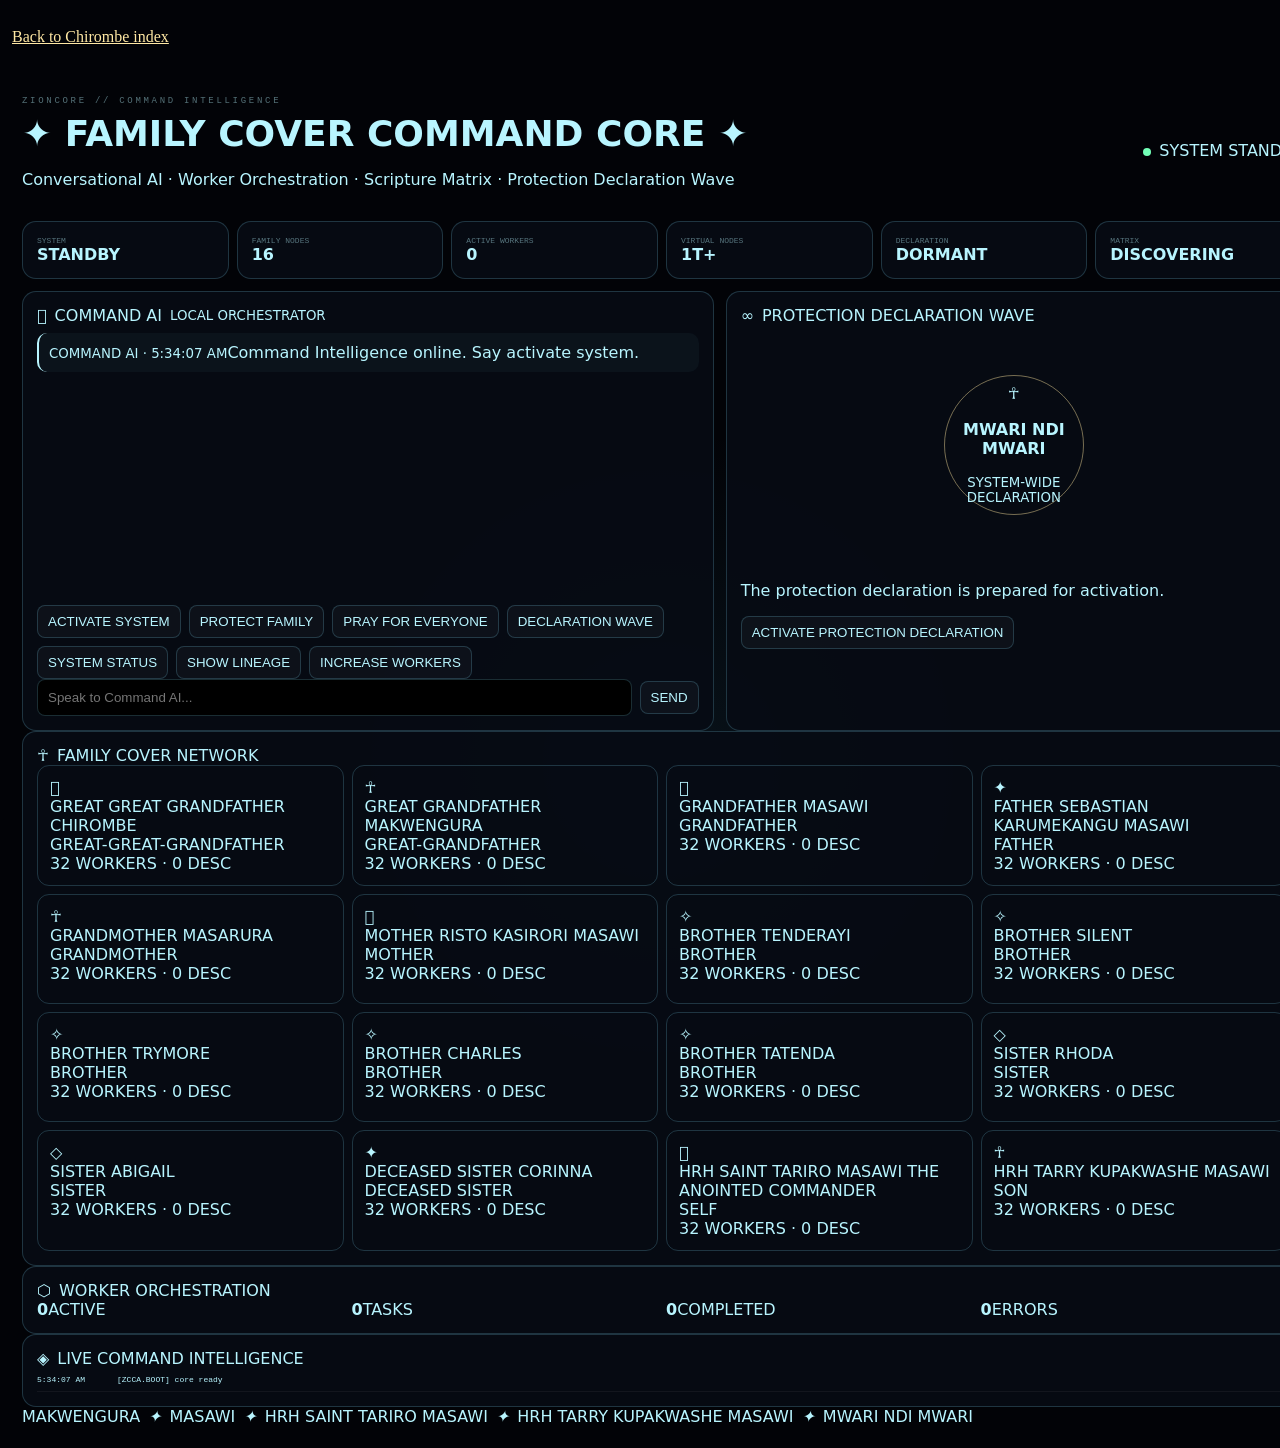
<file: zcca.html>
<!DOCTYPE html><html lang="en"><head><meta charset="utf-8"/><meta name="viewport" content="width=device-width,initial-scale=1"/><title>CHIROMBE ZCCA</title><link rel="stylesheet" href="css/zcca.css"/></head><body style="margin:0;background:#020307"><p style="padding:12px"><a href="./" style="color:#ffe8a4">Back to Chirombe index</a></p><div id="mount"></div><script src="js/zcca-attach.js"></script></body></html>
</file>
<file: css/pioneer.css>
#cpb-root{--cpb-line:rgba(82,215,255,.18);--cpb-cyan:#52e7ff;--cpb-gold:#e8c96b;--cpb-green:#63ff9d;--cpb-muted:#71849d;color:#edf6ff;font-family:Inter,system-ui,sans-serif;display:block;width:100%;margin:20px auto}#cpb-root *{box-sizing:border-box}.cpb-shell{width:min(1500px,100%);margin:auto;padding:12px;background:radial-gradient(circle at 50% 0,rgba(82,231,255,.07),transparent 45%)}.cpb-header,.cpb-card{border:1px solid var(--cpb-line);background:#070d16;padding:13px}.cpb-header{display:flex;justify-content:space-between;gap:12px;align-items:center}.cpb-title{font-size:13px;letter-spacing:.16em;font-weight:800}.cpb-subtitle,.cpb-note{color:var(--cpb-muted);font-size:11px;line-height:1.5}.cpb-live{color:var(--cpb-green);font-size:11px}.cpb-live-dot{display:inline-block;width:8px;height:8px;border-radius:50%;background:var(--cpb-green);margin-right:6px}.cpb-grid{display:grid;grid-template-columns:repeat(12,1fr);gap:10px;margin-top:10px}.cpb-card{grid-column:span 4}.cpb-card.wide{grid-column:span 8}.cpb-card.full{grid-column:span 12}.cpb-card.half{grid-column:span 6}.cpb-heading{display:flex;justify-content:space-between;color:var(--cpb-cyan);font-size:11px;letter-spacing:.12em;margin-bottom:8px}.cpb-matrix,.cpb-sim{height:280px;background:#010308;position:relative}.cpb-matrix canvas,.cpb-sim canvas{width:100%;height:100%;display:block}.cpb-hud{position:absolute;inset:0;padding:10px;pointer-events:none}.cpb-stat-grid{display:grid;grid-template-columns:repeat(5,1fr);gap:6px}.cpb-stat{background:rgba(0,0,0,.5);padding:7px}.cpb-stat-label{font-size:9px;color:var(--cpb-muted)}.cpb-stat-value{font-size:16px;font-weight:800}.cpb-core{position:absolute;left:50%;top:55%;width:120px;height:120px;transform:translate(-50%,-50%);border:1px solid rgba(82,231,255,.4);border-radius:50%;display:flex;align-items:center;justify-content:center}.cpb-core-glyph{font-size:28px;color:var(--cpb-gold)}.cpb-hud-bottom{position:absolute;bottom:10px;left:10px;right:10px;display:flex;justify-content:space-between;font-size:10px;color:var(--cpb-muted)}.cpb-function-grid{display:grid;grid-template-columns:repeat(3,1fr);gap:6px}.cpb-function{min-height:64px;border:1px solid rgba(255,255,255,.08);padding:8px}.cpb-function.active{border-color:rgba(82,231,255,.4)}.cpb-bar{height:3px;background:#101923;margin-top:6px}.cpb-bar i{display:block;height:100%;width:0;background:var(--cpb-cyan)}.cpb-controls{display:flex;flex-wrap:wrap;gap:6px;margin-top:10px}.cpb-btn{color:#edf6ff;background:#08101a;border:1px solid var(--cpb-line);padding:8px 10px}.cpb-log{height:220px;overflow:auto;background:#010308;padding:8px;font:11px/1.5 ui-monospace,monospace}.cpb-scale{display:grid;grid-template-columns:repeat(3,1fr);gap:6px}.cpb-scale-node{padding:8px;border:1px solid rgba(255,255,255,.08);text-align:center}.cpb-discovery-main{font-size:18px;font-weight:800;color:var(--cpb-gold)}@media(max-width:900px){.cpb-card,.cpb-card.wide,.cpb-card.half{grid-column:span 12}.cpb-stat-grid,.cpb-function-grid{grid-template-columns:1fr 1fr}}
</file>
<file: css/zcca.css>
#zcca-core{--zcca-line:rgba(130,225,255,.2);--zcca-blue:#b8f5ff;--zcca-gold:#ffe8a4;--zcca-green:#73ffb7;position:relative;width:100%;padding:22px;background:radial-gradient(circle at 50% 50%,rgba(80,200,255,.08),transparent 35%),#020307;color:var(--zcca-blue);font-family:Inter,system-ui,sans-serif}#zcca-core *{box-sizing:border-box}.zcca-header,.zcca-panel-title,.zcca-input-row,.zcca-suggestions,.zcca-footer{display:flex;flex-wrap:wrap;gap:8px;align-items:center}.zcca-header{justify-content:space-between;margin-bottom:16px}.zcca-eyebrow{font:9px/1.2 monospace;letter-spacing:.3em;opacity:.45}.zcca-header h1{margin:6px 0;font-size:clamp(20px,4vw,36px)}.zcca-master{display:grid;grid-template-columns:repeat(6,1fr);gap:8px;margin-bottom:12px}.zcca-master-cell,.zcca-panel{border:1px solid var(--zcca-line);border-radius:14px;padding:14px;background:rgba(7,12,20,.9)}.zcca-master-cell span{display:block;opacity:.45;font:8px monospace}.zcca-grid{display:grid;grid-template-columns:1.2fr 1fr;gap:12px}.zcca-chat{height:280px;overflow:auto}.zcca-message{margin:8px 0;padding:10px;border-radius:10px}.zcca-message.ai{border-left:2px solid var(--zcca-blue);background:rgba(120,220,255,.04)}.zcca-message.user{border-right:2px solid var(--zcca-gold);text-align:right}.zcca-suggestions button,.zcca-primary,#zcca-send{border:1px solid var(--zcca-line);background:rgba(255,255,255,.03);color:var(--zcca-blue);border-radius:8px;padding:8px 10px;cursor:pointer}.zcca-input-row input{flex:1;background:#000;color:var(--zcca-blue);border:1px solid var(--zcca-line);border-radius:8px;padding:10px}.zcca-wave{height:240px;display:grid;place-items:center;position:relative}.zcca-wave-core{width:140px;height:140px;border-radius:50%;display:grid;place-items:center;text-align:center;border:1px solid rgba(255,230,160,.45)}.zcca-family-grid{display:grid;grid-template-columns:repeat(4,1fr);gap:8px}.zcca-family-node{min-height:110px;padding:12px;border:1px solid var(--zcca-line);border-radius:12px}.zcca-worker-summary{display:grid;grid-template-columns:repeat(4,1fr);gap:8px}.zcca-worker-feed,.zcca-events{max-height:240px;overflow:auto;font:8px/1.4 monospace}.zcca-worker-line,.zcca-event-line{display:grid;grid-template-columns:80px 1fr;padding:6px 0;border-bottom:1px solid rgba(255,255,255,.05)}#zcca-pulse{width:8px;height:8px;border-radius:50%;background:var(--zcca-green);margin-right:8px;display:inline-block}@media(max-width:900px){.zcca-master,.zcca-grid,.zcca-family-grid{grid-template-columns:1fr}}
</file>
